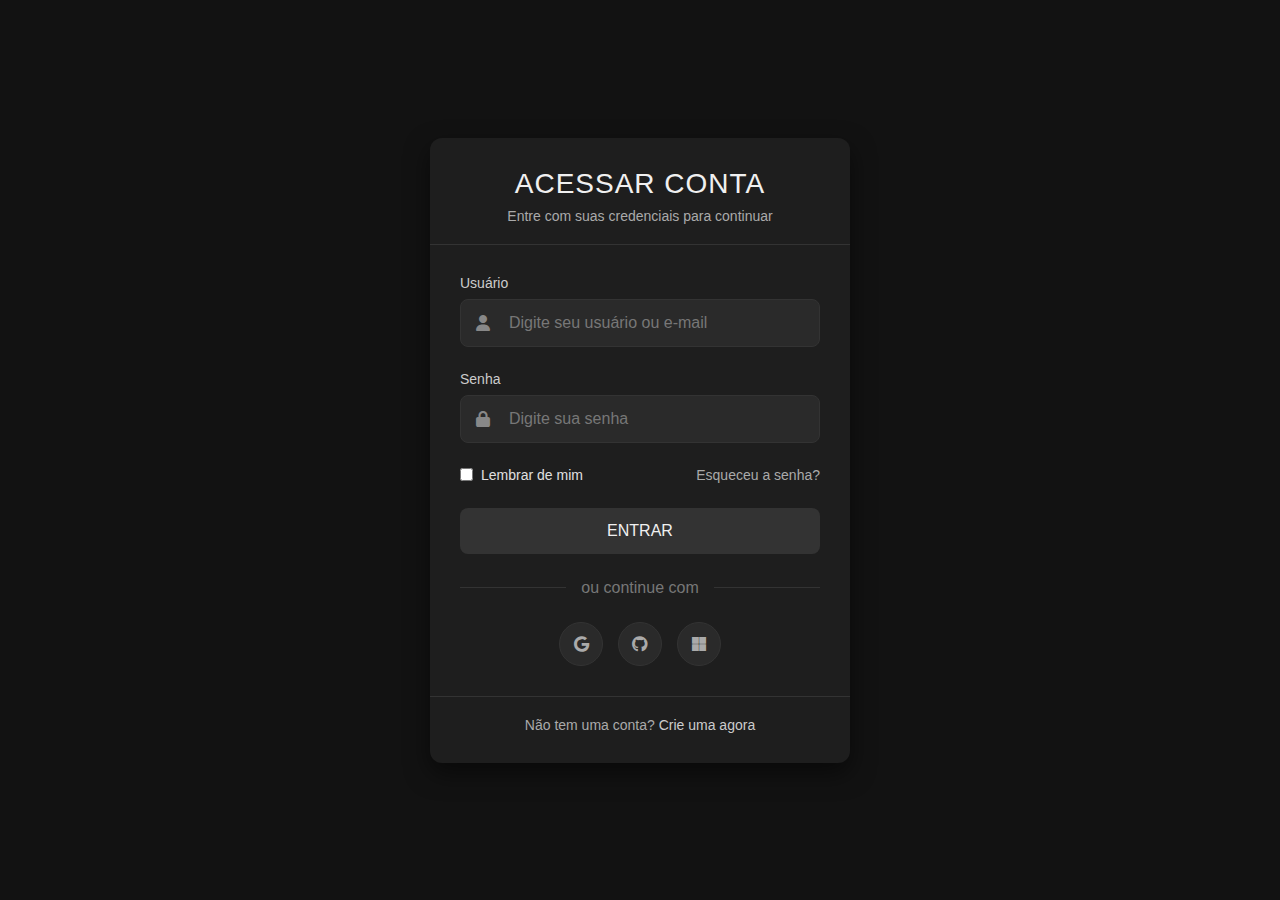
<file: index.html>
<!DOCTYPE html>
<html lang="pt-br">
<head>
    <meta charset="UTF-8">
    <meta name="viewport" content="width=device-width, initial-scale=1.0">
    <title>Login Minimalista</title>
    <link rel="stylesheet" href="https://cdnjs.cloudflare.com/ajax/libs/font-awesome/6.4.0/css/all.min.css">
    <style>
        * {
            margin: 0;
            padding: 0;
            box-sizing: border-box;
            font-family: 'Segoe UI', Tahoma, Geneva, Verdana, sans-serif;
        }
        
        body {
            background-color: #121212;
            color: #e0e0e0;
            display: flex;
            justify-content: center;
            align-items: center;
            min-height: 100vh;
            padding: 20px;
        }
        
        .login-container {
            width: 100%;
            max-width: 420px;
            background-color: #1e1e1e;
            border-radius: 12px;
            box-shadow: 0 10px 25px rgba(0, 0, 0, 0.5);
            overflow: hidden;
        }
        
        .login-header {
            padding: 30px 30px 20px;
            text-align: center;
            border-bottom: 1px solid #333;
        }
        
        .login-header h1 {
            font-size: 28px;
            font-weight: 300;
            letter-spacing: 1px;
            color: #f0f0f0;
        }
        
        .login-header p {
            margin-top: 8px;
            font-size: 14px;
            color: #aaa;
        }
        
        .login-form {
            padding: 30px;
        }
        
        .form-group {
            margin-bottom: 24px;
            position: relative;
        }
        
        .form-group label {
            display: block;
            margin-bottom: 8px;
            font-size: 14px;
            font-weight: 500;
            color: #ccc;
        }
        
        .input-with-icon {
            position: relative;
        }
        
        .input-with-icon i {
            position: absolute;
            left: 16px;
            top: 50%;
            transform: translateY(-50%);
            color: #888;
            font-size: 16px;
        }
        
        .form-control {
            width: 100%;
            padding: 14px 14px 14px 48px;
            background-color: #2a2a2a;
            border: 1px solid #333;
            border-radius: 8px;
            color: #e0e0e0;
            font-size: 16px;
            transition: all 0.3s ease;
        }
        
        .form-control:focus {
            outline: none;
            border-color: #555;
            box-shadow: 0 0 0 2px rgba(100, 100, 100, 0.2);
        }
        
        .form-control::placeholder {
            color: #777;
        }
        
        .remember-forgot {
            display: flex;
            justify-content: space-between;
            align-items: center;
            margin-bottom: 25px;
            font-size: 14px;
        }
        
        .remember-me {
            display: flex;
            align-items: center;
        }
        
        .remember-me input {
            margin-right: 8px;
            accent-color: #666;
        }
        
        .forgot-password {
            color: #aaa;
            text-decoration: none;
            transition: color 0.3s;
        }
        
        .forgot-password:hover {
            color: #ddd;
            text-decoration: underline;
        }
        
        .btn-login {
            width: 100%;
            padding: 14px;
            background-color: #333;
            color: #f0f0f0;
            border: none;
            border-radius: 8px;
            font-size: 16px;
            font-weight: 500;
            cursor: pointer;
            transition: all 0.3s ease;
        }
        
        .btn-login:hover {
            background-color: #444;
            transform: translateY(-2px);
            box-shadow: 0 5px 15px rgba(0, 0, 0, 0.3);
        }
        
        .btn-login:active {
            transform: translateY(0);
        }
        
        .login-footer {
            padding: 20px 30px 30px;
            text-align: center;
            border-top: 1px solid #333;
            font-size: 14px;
            color: #aaa;
        }
        
        .login-footer a {
            color: #ccc;
            text-decoration: none;
            font-weight: 500;
            transition: color 0.3s;
        }
        
        .login-footer a:hover {
            color: #fff;
        }
        
        .divider {
            display: flex;
            align-items: center;
            margin: 25px 0;
            color: #777;
        }
        
        .divider::before, .divider::after {
            content: '';
            flex: 1;
            height: 1px;
            background-color: #333;
        }
        
        .divider span {
            padding: 0 15px;
        }
        
        .social-login {
            display: flex;
            justify-content: center;
            gap: 15px;
            margin-top: 20px;
        }
        
        .social-btn {
            width: 44px;
            height: 44px;
            border-radius: 50%;
            background-color: #2a2a2a;
            border: 1px solid #333;
            color: #aaa;
            display: flex;
            align-items: center;
            justify-content: center;
            cursor: pointer;
            transition: all 0.3s;
        }
        
        .social-btn:hover {
            background-color: #333;
            color: #ddd;
            transform: translateY(-2px);
        }
        
        @media (max-width: 480px) {
            .login-container {
                max-width: 100%;
            }
            
            .login-form {
                padding: 25px 20px;
            }
            
            .remember-forgot {
                flex-direction: column;
                align-items: flex-start;
                gap: 10px;
            }
        }
    </style>
</head>
<body>
    <div class="login-container">
        <div class="login-header">
            <h1>ACESSAR CONTA</h1>
            <p>Entre com suas credenciais para continuar</p>
        </div>
        
        <form class="login-form" id="loginForm">
            <div class="form-group">
                <label for="username">Usuário</label>
                <div class="input-with-icon">
                    <i class="fas fa-user"></i>
                    <input type="text" id="username" class="form-control" placeholder="Digite seu usuário ou e-mail" required>
                </div>
            </div>
            
            <div class="form-group">
                <label for="password">Senha</label>
                <div class="input-with-icon">
                    <i class="fas fa-lock"></i>
                    <input type="password" id="password" class="form-control" placeholder="Digite sua senha" required>
                </div>
            </div>
            
            <div class="remember-forgot">
                <div class="remember-me">
                    <input type="checkbox" id="remember">
                    <label for="remember">Lembrar de mim</label>
                </div>
                <a href="#" class="forgot-password">Esqueceu a senha?</a>
            </div>
            
            <button type="submit" class="btn-login">ENTRAR</button>
            
            <div class="divider">
                <span>ou continue com</span>
            </div>
            
            <div class="social-login">
                <div class="social-btn">
                    <i class="fab fa-google"></i>
                </div>
                <div class="social-btn">
                    <i class="fab fa-github"></i>
                </div>
                <div class="social-btn">
                    <i class="fab fa-microsoft"></i>
                </div>
            </div>
        </form>
        
        <div class="login-footer">
            Não tem uma conta? <a href="#">Crie uma agora</a>
        </div>
    </div>
    
    <script>
        document.getElementById('loginForm').addEventListener('submit', function(e) {
            e.preventDefault();
            
            const username = document.getElementById('username').value;
            const password = document.getElementById('password').value;
            
            // Simulação de validação de login
            if(username && password) {
                // Simulação de loading
                const loginBtn = document.querySelector('.btn-login');
                const originalText = loginBtn.textContent;
                loginBtn.innerHTML = '<i class="fas fa-spinner fa-spin"></i> AUTENTICANDO...';
                loginBtn.disabled = true;
                
                // Simulação de requisição de login
                setTimeout(() => {
                    alert(`Login realizado com sucesso!\nBem-vindo(a), ${username}!`);
                    loginBtn.textContent = originalText;
                    loginBtn.disabled = false;
                    
                    // Limpar formulário após login bem-sucedido
                    document.getElementById('loginForm').reset();
                }, 1500);
            } else {
                alert('Por favor, preencha todos os campos!');
            }
        });
        
        // Adicionar efeito visual nos campos quando focados
        const formControls = document.querySelectorAll('.form-control');
        formControls.forEach(control => {
            control.addEventListener('focus', function() {
                this.parentElement.querySelector('i').style.color = '#ccc';
            });
            
            control.addEventListener('blur', function() {
                if(!this.value) {
                    this.parentElement.querySelector('i').style.color = '#888';
                }
            });
        });
    </script>
</body>
</html>
</file>
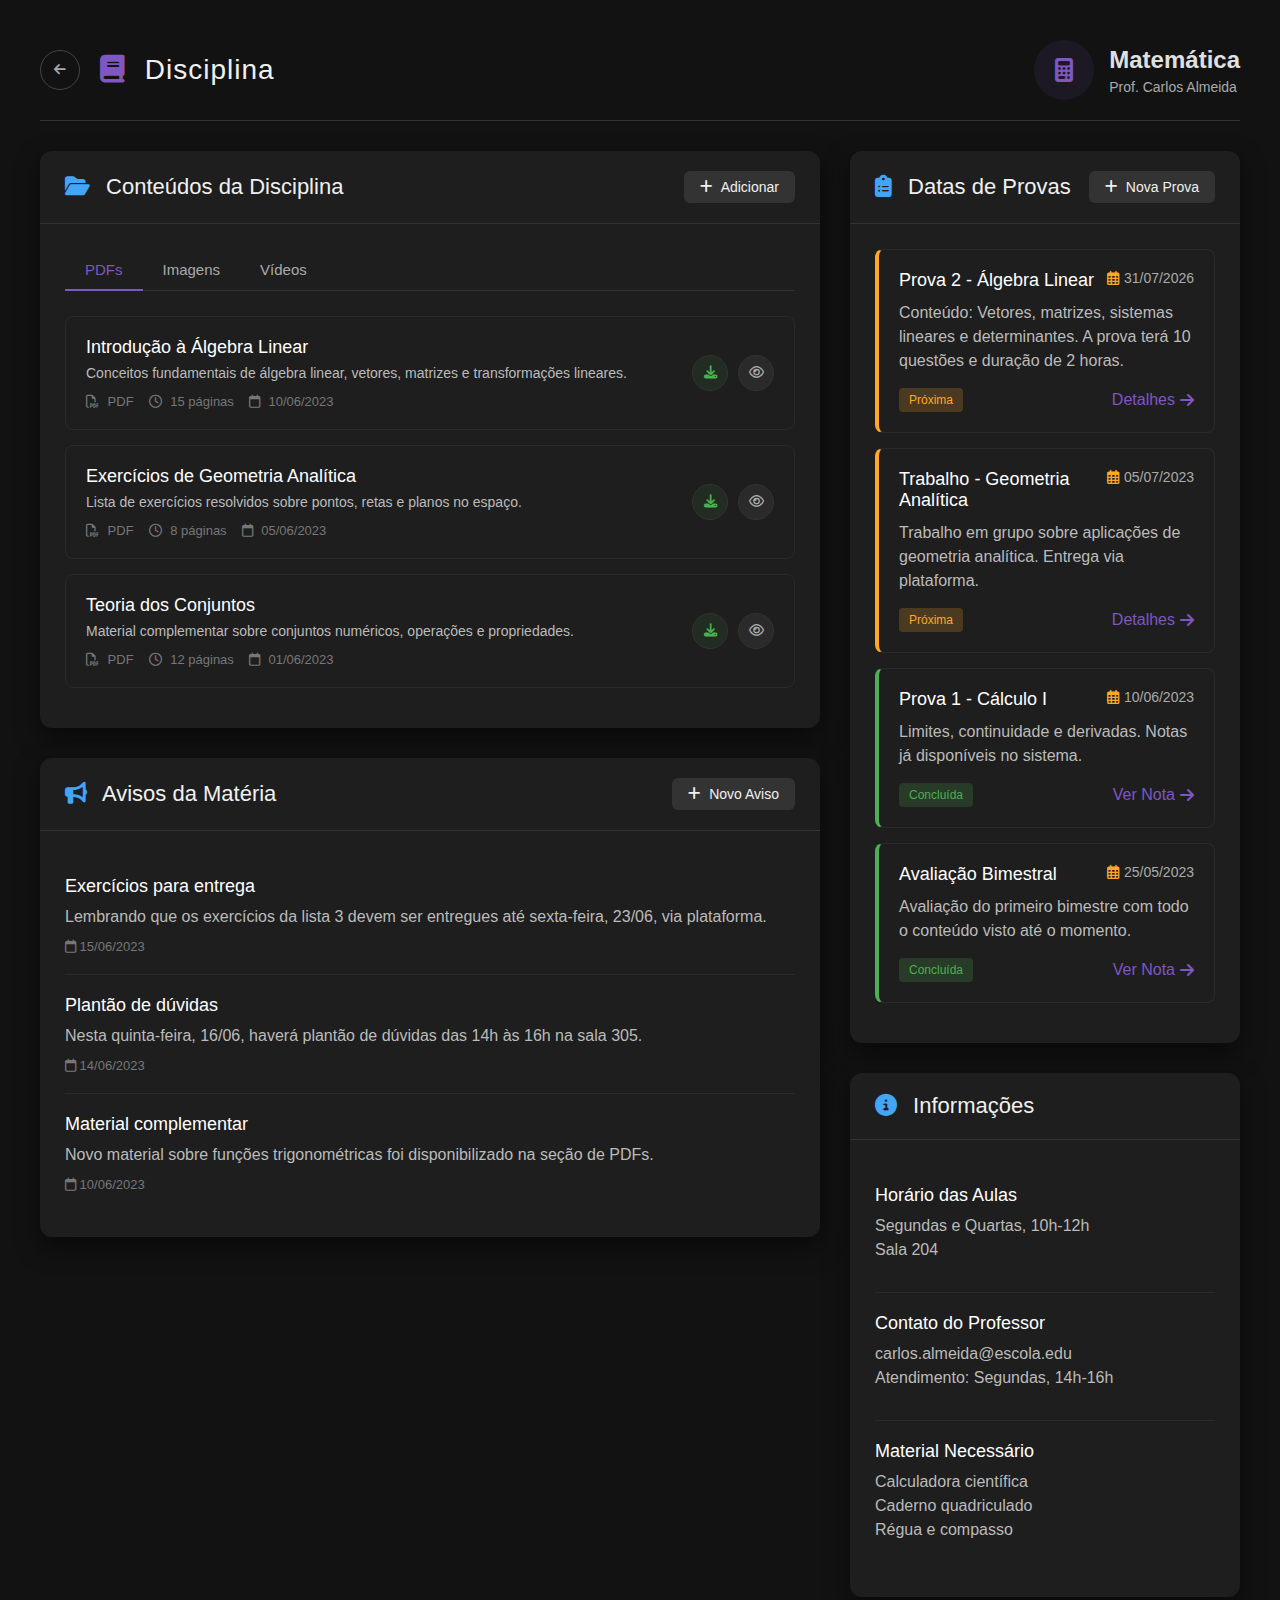
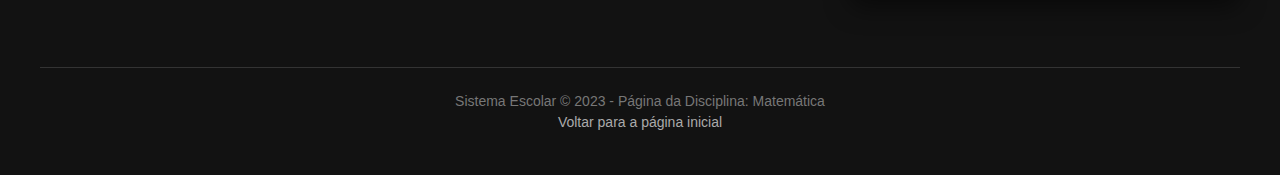
<file: pages/dic.html>
<!DOCTYPE html>
<html lang="pt-BR">
<head>
    <meta charset="UTF-8">
    <meta name="viewport" content="width=device-width, initial-scale=1.0">
    <title>Matemática - Sistema Escolar</title>
    <link rel="stylesheet" href="https://cdnjs.cloudflare.com/ajax/libs/font-awesome/6.4.0/css/all.min.css">
   <link rel="stylesheet" href="/css/dic.css">
</head>
<body>
    <div class="container">
        <!-- Cabeçalho -->
        <header class="header">
            <div class="header-left">
                <button class="back-btn" onclick="window.history.back()">
                    <i class="fas fa-arrow-left"></i>
                </button>
                <h1><i class="fas fa-book"></i> Disciplina</h1>
            </div>
            
            <div class="subject-info">
                <div class="subject-icon-large">
                    <i class="fas fa-calculator"></i>
                </div>
                <div class="subject-details">
                    <h2>Matemática</h2>
                    <div class="subject-teacher">Prof. Carlos Almeida</div>
                </div>
            </div>
        </header>
        
        <!-- Conteúdo Principal -->
        <main class="main-content">
            <!-- Coluna Esquerda: Conteúdos e Avisos -->
            <div class="left-column">
                <!-- Quadro de Conteúdos -->
                <section class="content-board">
                    <div class="board-header">
                        <h2><i class="fas fa-folder-open"></i> Conteúdos da Disciplina</h2>
                        <button class="add-btn">
                            <i class="fas fa-plus"></i> Adicionar
                        </button>
                    </div>
                    <div class="board-content">
                        <!-- Tabs de conteúdo -->
                        <div class="content-tabs">
                            <button class="tab-btn active" data-tab="pdf">PDFs</button>
                            <button class="tab-btn" data-tab="images">Imagens</button>
                            <button class="tab-btn" data-tab="videos">Vídeos</button>
                        </div>
                        
                        <!-- Conteúdo PDF -->
                        <div class="tab-content active" id="pdf-content">
                            <ul class="content-list">
                                <li class="content-item">
                                    <div class="content-info">
                                        <div class="content-title">Introdução à Álgebra Linear</div>
                                        <div class="content-description">Conceitos fundamentais de álgebra linear, vetores, matrizes e transformações lineares.</div>
                                        <div class="content-meta">
                                            <span><i class="far fa-file-pdf"></i> PDF</span>
                                            <span><i class="far fa-clock"></i> 15 páginas</span>
                                            <span><i class="far fa-calendar"></i> 10/06/2023</span>
                                        </div>
                                    </div>
                                    <div class="content-actions">
                                        <button class="action-btn download" title="Download">
                                            <i class="fas fa-download"></i>
                                        </button>
                                        <button class="action-btn" title="Visualizar">
                                            <i class="far fa-eye"></i>
                                        </button>
                                    </div>
                                </li>
                                
                                <li class="content-item">
                                    <div class="content-info">
                                        <div class="content-title">Exercícios de Geometria Analítica</div>
                                        <div class="content-description">Lista de exercícios resolvidos sobre pontos, retas e planos no espaço.</div>
                                        <div class="content-meta">
                                            <span><i class="far fa-file-pdf"></i> PDF</span>
                                            <span><i class="far fa-clock"></i> 8 páginas</span>
                                            <span><i class="far fa-calendar"></i> 05/06/2023</span>
                                        </div>
                                    </div>
                                    <div class="content-actions">
                                        <button class="action-btn download" title="Download">
                                            <i class="fas fa-download"></i>
                                        </button>
                                        <button class="action-btn" title="Visualizar">
                                            <i class="far fa-eye"></i>
                                        </button>
                                    </div>
                                </li>
                                
                                <li class="content-item">
                                    <div class="content-info">
                                        <div class="content-title">Teoria dos Conjuntos</div>
                                        <div class="content-description">Material complementar sobre conjuntos numéricos, operações e propriedades.</div>
                                        <div class="content-meta">
                                            <span><i class="far fa-file-pdf"></i> PDF</span>
                                            <span><i class="far fa-clock"></i> 12 páginas</span>
                                            <span><i class="far fa-calendar"></i> 01/06/2023</span>
                                        </div>
                                    </div>
                                    <div class="content-actions">
                                        <button class="action-btn download" title="Download">
                                            <i class="fas fa-download"></i>
                                        </button>
                                        <button class="action-btn" title="Visualizar">
                                            <i class="far fa-eye"></i>
                                        </button>
                                    </div>
                                </li>
                            </ul>
                        </div>
                        
                        <!-- Conteúdo Imagens -->
                        <div class="tab-content" id="images-content">
                            <ul class="content-list">
                                <li class="content-item">
                                    <div class="content-info">
                                        <div class="content-title">Gráficos de Funções</div>
                                        <div class="content-description">Imagens com gráficos de funções lineares, quadráticas e exponenciais.</div>
                                        <div class="content-meta">
                                            <span><i class="far fa-image"></i> Imagem</span>
                                            <span><i class="fas fa-layer-group"></i> 5 imagens</span>
                                            <span><i class="far fa-calendar"></i> 08/06/2023</span>
                                        </div>
                                    </div>
                                    <div class="content-actions">
                                        <button class="action-btn download" title="Download">
                                            <i class="fas fa-download"></i>
                                        </button>
                                        <button class="action-btn" title="Visualizar">
                                            <i class="far fa-eye"></i>
                                        </button>
                                    </div>
                                </li>
                                
                                <li class="content-item">
                                    <div class="content-info">
                                        <div class="content-title">Diagramas Matemáticos</div>
                                        <div class="content-description">Diagramas de Venn, fluxogramas e representações geométricas.</div>
                                        <div class="content-meta">
                                            <span><i class="far fa-image"></i> Imagem</span>
                                            <span><i class="fas fa-layer-group"></i> 3 imagens</span>
                                            <span><i class="far fa-calendar"></i> 03/06/2023</span>
                                        </div>
                                    </div>
                                    <div class="content-actions">
                                        <button class="action-btn download" title="Download">
                                            <i class="fas fa-download"></i>
                                        </button>
                                        <button class="action-btn" title="Visualizar">
                                            <i class="far fa-eye"></i>
                                        </button>
                                    </div>
                                </li>
                            </ul>
                        </div>
                        
                        <!-- Conteúdo Vídeos -->
                        <div class="tab-content" id="videos-content">
                            <ul class="content-list">
                                <li class="content-item">
                                    <div class="content-info">
                                        <div class="content-title">Resolução de Equações Quadráticas</div>
                                        <div class="content-description">Vídeo aula sobre métodos de resolução de equações do segundo grau.</div>
                                        <div class="content-meta">
                                            <span><i class="fas fa-video"></i> Vídeo</span>
                                            <span><i class="far fa-clock"></i> 25 min</span>
                                            <span><i class="far fa-calendar"></i> 12/06/2023</span>
                                        </div>
                                    </div>
                                    <div class="content-actions">
                                        <button class="action-btn play" title="Assistir">
                                            <i class="fas fa-play"></i>
                                        </button>
                                        <button class="action-btn download" title="Download">
                                            <i class="fas fa-download"></i>
                                        </button>
                                    </div>
                                </li>
                                
                                <li class="content-item">
                                    <div class="content-info">
                                        <div class="content-title">Introdução às Derivadas</div>
                                        <div class="content-description">Conceito de derivada, interpretação geométrica e exemplos.</div>
                                        <div class="content-meta">
                                            <span><i class="fas fa-video"></i> Vídeo</span>
                                            <span><i class="far fa-clock"></i> 32 min</span>
                                            <span><i class="far fa-calendar"></i> 05/06/2023</span>
                                        </div>
                                    </div>
                                    <div class="content-actions">
                                        <button class="action-btn play" title="Assistir">
                                            <i class="fas fa-play"></i>
                                        </button>
                                        <button class="action-btn download" title="Download">
                                            <i class="fas fa-download"></i>
                                        </button>
                                    </div>
                                </li>
                            </ul>
                        </div>
                    </div>
                </section>
                
                <!-- Avisos da Matéria -->
                <section class="notices-board">
                    <div class="board-header">
                        <h2><i class="fas fa-bullhorn"></i> Avisos da Matéria</h2>
                        <button class="add-btn">
                            <i class="fas fa-plus"></i> Novo Aviso
                        </button>
                    </div>
                    <div class="board-content">
                        <div class="notice-item">
                            <div class="notice-title">Exercícios para entrega</div>
                            <p class="notice-text">Lembrando que os exercícios da lista 3 devem ser entregues até sexta-feira, 23/06, via plataforma.</p>
                            <div class="notice-date"><i class="far fa-calendar"></i> 15/06/2023</div>
                        </div>
                        
                        <div class="notice-item">
                            <div class="notice-title">Plantão de dúvidas</div>
                            <p class="notice-text">Nesta quinta-feira, 16/06, haverá plantão de dúvidas das 14h às 16h na sala 305.</p>
                            <div class="notice-date"><i class="far fa-calendar"></i> 14/06/2023</div>
                        </div>
                        
                        <div class="notice-item">
                            <div class="notice-title">Material complementar</div>
                            <p class="notice-text">Novo material sobre funções trigonométricas foi disponibilizado na seção de PDFs.</p>
                            <div class="notice-date"><i class="far fa-calendar"></i> 10/06/2023</div>
                        </div>
                    </div>
                </section>
            </div>
            
            <!-- Coluna Direita: Provas -->
            <div class="right-column">
                <!-- Quadro de Provas -->
                <section class="exams-board">
                    <div class="board-header">
                        <h2><i class="fas fa-clipboard-list"></i> Datas de Provas</h2>
                        <button class="add-btn">
                            <i class="fas fa-plus"></i> Nova Prova
                        </button>
                    </div>
                    <div class="board-content">
                        <ul class="exams-list">
                            <li class="exam-item upcoming">
                                <div class="exam-header">
                                    <div class="exam-title">Prova 2 - Álgebra Linear</div>
                                    <div class="exam-date">
                                        <i class="far fa-calendar-alt"></i> 28/06/2023
                                    </div>
                                </div>
                                <div class="exam-description">
                                    Conteúdo: Vetores, matrizes, sistemas lineares e determinantes. A prova terá 10 questões e duração de 2 horas.
                                </div>
                                <div class="exam-actions">
                                    <div class="exam-status status-upcoming">Próxima</div>
                                    <a href="#" class="exam-link">
                                        Detalhes <i class="fas fa-arrow-right"></i>
                                    </a>
                                </div>
                            </li>
                            
                            <li class="exam-item upcoming">
                                <div class="exam-header">
                                    <div class="exam-title">Trabalho - Geometria Analítica</div>
                                    <div class="exam-date">
                                        <i class="far fa-calendar-alt"></i> 05/07/2023
                                    </div>
                                </div>
                                <div class="exam-description">
                                    Trabalho em grupo sobre aplicações de geometria analítica. Entrega via plataforma.
                                </div>
                                <div class="exam-actions">
                                    <div class="exam-status status-upcoming">Próxima</div>
                                    <a href="#" class="exam-link">
                                        Detalhes <i class="fas fa-arrow-right"></i>
                                    </a>
                                </div>
                            </li>
                            
                            <li class="exam-item completed">
                                <div class="exam-header">
                                    <div class="exam-title">Prova 1 - Cálculo I</div>
                                    <div class="exam-date">
                                        <i class="far fa-calendar-alt"></i> 10/06/2023
                                    </div>
                                </div>
                                <div class="exam-description">
                                    Limites, continuidade e derivadas. Notas já disponíveis no sistema.
                                </div>
                                <div class="exam-actions">
                                    <div class="exam-status status-completed">Concluída</div>
                                    <a href="#" class="exam-link">
                                        Ver Nota <i class="fas fa-arrow-right"></i>
                                    </a>
                                </div>
                            </li>
                            
                            <li class="exam-item completed">
                                <div class="exam-header">
                                    <div class="exam-title">Avaliação Bimestral</div>
                                    <div class="exam-date">
                                        <i class="far fa-calendar-alt"></i> 25/05/2023
                                    </div>
                                </div>
                                <div class="exam-description">
                                    Avaliação do primeiro bimestre com todo o conteúdo visto até o momento.
                                </div>
                                <div class="exam-actions">
                                    <div class="exam-status status-completed">Concluída</div>
                                    <a href="#" class="exam-link">
                                        Ver Nota <i class="fas fa-arrow-right"></i>
                                    </a>
                                </div>
                            </li>
                        </ul>
                    </div>
                </section>
                
                <!-- Informações da Disciplina -->
                <section class="content-board">
                    <div class="board-header">
                        <h2><i class="fas fa-info-circle"></i> Informações</h2>
                    </div>
                    <div class="board-content">
                        <div class="notice-item">
                            <div class="notice-title">Horário das Aulas</div>
                            <p class="notice-text">Segundas e Quartas, 10h-12h<br>Sala 204</p>
                        </div>
                        
                        <div class="notice-item">
                            <div class="notice-title">Contato do Professor</div>
                            <p class="notice-text">carlos.almeida@escola.edu<br>Atendimento: Segundas, 14h-16h</p>
                        </div>
                        
                        <div class="notice-item">
                            <div class="notice-title">Material Necessário</div>
                            <p class="notice-text">Calculadora científica<br>Caderno quadriculado<br>Régua e compasso</p>
                        </div>
                    </div>
                </section>
            </div>
        </main>
        
        <!-- Rodapé -->
        <footer class="footer">
            <p>Sistema Escolar &copy; 2023 - Página da Disciplina: Matemática</p>
            <p style="margin-top: 5px;"><a href="index.html">Voltar para a página inicial</a></p>
        </footer>
    </div>

    <script src="/js/dic.js">
    </script>
</body>
</html>
</file>
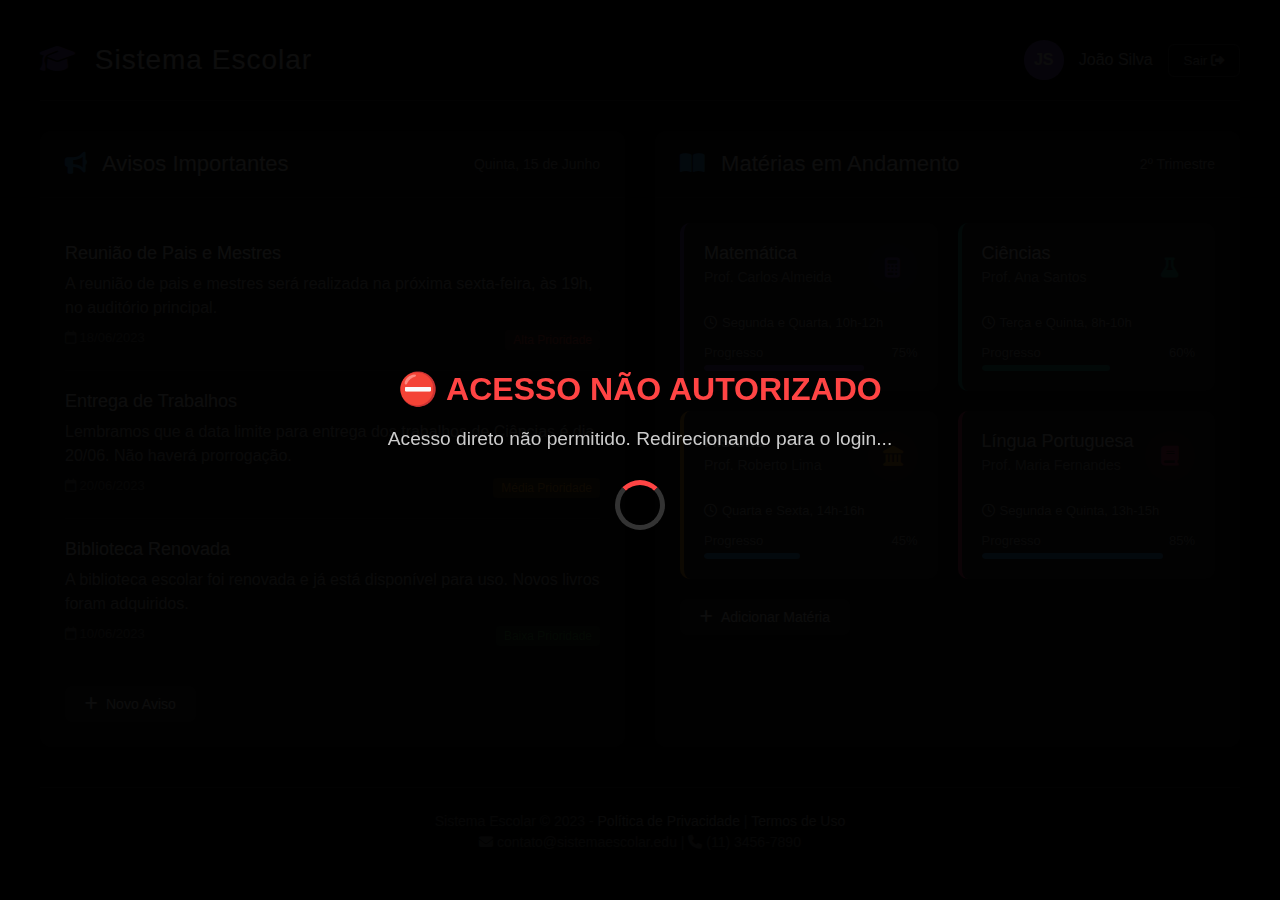
<file: pages/home.html>
<!DOCTYPE html>
<html lang="pt-BR">
<head>
    <meta charset="UTF-8">
    <meta name="viewport" content="width=device-width, initial-scale=1.0">
    <title>Sistema Escolar - Página Inicial</title>
    <link rel="stylesheet" href="https://cdnjs.cloudflare.com/ajax/libs/font-awesome/6.4.0/css/all.min.css">
    <link rel="stylesheet" href="/css/home.css">
</head>
<body>
    <div class="container">
        <!-- Cabeçalho -->
        <header class="header">
            <h1><i class="fas fa-graduation-cap"></i> Sistema Escolar</h1>
            <div class="user-info">
                <div class="user-avatar">JS</div>
                <div class="user-name">João Silva</div>
                <button class="logout-btn">Sair <i class="fas fa-sign-out-alt"></i></button>
            </div>
        </header>
        
        <!-- Conteúdo Principal -->
        <main class="main-content">
            <!-- Quadro de Avisos -->
            <section class="announcement-board">
                <div class="board-header">
                    <h2><i class="fas fa-bullhorn"></i> Avisos Importantes</h2>
                    <div class="date">Quinta, 15 de Junho</div>
                </div>
                <div class="board-content">
                    <ul class="announcements-list">
                        <li class="announcement-item">
                            <div class="announcement-title">Reunião de Pais e Mestres</div>
                            <p class="announcement-text">A reunião de pais e mestres será realizada na próxima sexta-feira, às 19h, no auditório principal.</p>
                            <div class="announcement-meta">
                                <div><i class="far fa-calendar"></i> 18/06/2023</div>
                                <div class="announcement-priority priority-high">Alta Prioridade</div>
                            </div>
                        </li>
                        <li class="announcement-item">
                            <div class="announcement-title">Entrega de Trabalhos</div>
                            <p class="announcement-text">Lembramos que a data limite para entrega dos trabalhos de Ciências é dia 20/06. Não haverá prorrogação.</p>
                            <div class="announcement-meta">
                                <div><i class="far fa-calendar"></i> 20/06/2023</div>
                                <div class="announcement-priority priority-medium">Média Prioridade</div>
                            </div>
                        </li>
                        <li class="announcement-item">
                            <div class="announcement-title">Biblioteca Renovada</div>
                            <p class="announcement-text">A biblioteca escolar foi renovada e já está disponível para uso. Novos livros foram adquiridos.</p>
                            <div class="announcement-meta">
                                <div><i class="far fa-calendar"></i> 10/06/2023</div>
                                <div class="announcement-priority priority-low">Baixa Prioridade</div>
                            </div>
                        </li>
                    </ul>
                    <button class="add-btn" style="margin-top: 20px;">
                        <i class="fas fa-plus"></i> Novo Aviso
                    </button>
                </div>
            </section>
            
            <!-- Matérias Estudadas -->
            <section class="subjects-board">
                <div class="board-header">
                    <h2><i class="fas fa-book-open"></i> Matérias em Andamento</h2>
                    <div class="date">2º Trimestre</div>
                </div>
                <div class="board-content">
                    <div class="subjects-grid">
                        <div class="subject-card math">
                            <div class="subject-header">
                                <div>
                                    <div class="subject-title">Matemática</div>
                                    <div class="subject-teacher">Prof. Carlos Almeida</div>
                                </div>
                                <div class="subject-icon">
                                    <i class="fas fa-calculator"></i>
                                </div>
                            </div>
                            <div class="subject-schedule">
                                <i class="far fa-clock"></i> Segunda e Quarta, 10h-12h
                            </div>
                            <div class="subject-progress">
                                <div class="progress-label">
                                    <span>Progresso</span>
                                    <span>75%</span>
                                </div>
                                <div class="progress-bar">
                                    <div class="progress-fill" style="width: 75%;"></div>
                                </div>
                            </div>
                        </div>
                        
                        <div class="subject-card science">
                            <div class="subject-header">
                                <div>
                                    <div class="subject-title">Ciências</div>
                                    <div class="subject-teacher">Prof. Ana Santos</div>
                                </div>
                                <div class="subject-icon">
                                    <i class="fas fa-flask"></i>
                                </div>
                            </div>
                            <div class="subject-schedule">
                                <i class="far fa-clock"></i> Terça e Quinta, 8h-10h
                            </div>
                            <div class="subject-progress">
                                <div class="progress-label">
                                    <span>Progresso</span>
                                    <span>60%</span>
                                </div>
                                <div class="progress-bar">
                                    <div class="progress-fill" style="width: 60%;"></div>
                                </div>
                            </div>
                        </div>
                        
                        <div class="subject-card history">
                            <div class="subject-header">
                                <div>
                                    <div class="subject-title">História</div>
                                    <div class="subject-teacher">Prof. Roberto Lima</div>
                                </div>
                                <div class="subject-icon">
                                    <i class="fas fa-landmark"></i>
                                </div>
                            </div>
                            <div class="subject-schedule">
                                <i class="far fa-clock"></i> Quarta e Sexta, 14h-16h
                            </div>
                            <div class="subject-progress">
                                <div class="progress-label">
                                    <span>Progresso</span>
                                    <span>45%</span>
                                </div>
                                <div class="progress-bar">
                                    <div class="progress-fill" style="width: 45%;"></div>
                                </div>
                            </div>
                        </div>
                        
                        <div class="subject-card language">
                            <div class="subject-header">
                                <div>
                                    <div class="subject-title">Língua Portuguesa</div>
                                    <div class="subject-teacher">Prof. Maria Fernandes</div>
                                </div>
                                <div class="subject-icon">
                                    <i class="fas fa-book"></i>
                                </div>
                            </div>
                            <div class="subject-schedule">
                                <i class="far fa-clock"></i> Segunda e Quinta, 13h-15h
                            </div>
                            <div class="subject-progress">
                                <div class="progress-label">
                                    <span>Progresso</span>
                                    <span>85%</span>
                                </div>
                                <div class="progress-bar">
                                    <div class="progress-fill" style="width: 85%;"></div>
                                </div>
                            </div>
                        </div>
                    </div>
                    <button class="add-btn" style="margin-top: 20px;">
                        <i class="fas fa-plus"></i> Adicionar Matéria
                    </button>
                </div>
            </section>
        </main>
        
        <!-- Rodapé -->
        <footer class="footer">
            <p>Sistema Escolar &copy; 2023 - <a href="#">Política de Privacidade</a> | <a href="#">Termos de Uso</a></p>
            <p style="margin-top: 5px;"><i class="fas fa-envelope"></i> contato@sistemaescolar.edu | <i class="fas fa-phone"></i> (11) 3456-7890</p>
        </footer>
    </div>

    <script src="/js/home.js">
    </script>
</body>
</html>
</file>
<file: css/dic.css>
* {
            margin: 0;
            padding: 0;
            box-sizing: border-box;
            font-family: 'Segoe UI', Tahoma, Geneva, Verdana, sans-serif;
        }
        
        body {
            background-color: #121212;
            color: #e0e0e0;
            min-height: 100vh;
            padding: 20px;
        }
        
        .container {
            max-width: 1200px;
            margin: 0 auto;
        }
        
        /* Cabeçalho */
        .header {
            display: flex;
            justify-content: space-between;
            align-items: center;
            padding: 20px 0;
            border-bottom: 1px solid #333;
            margin-bottom: 30px;
        }
        
        .header-left {
            display: flex;
            align-items: center;
            gap: 20px;
        }
        
        .back-btn {
            background-color: transparent;
            border: 1px solid #444;
            color: #aaa;
            width: 40px;
            height: 40px;
            border-radius: 50%;
            cursor: pointer;
            transition: all 0.3s;
            display: flex;
            align-items: center;
            justify-content: center;
        }
        
        .back-btn:hover {
            background-color: #333;
            color: #ddd;
        }
        
        .header h1 {
            font-size: 28px;
            font-weight: 300;
            letter-spacing: 1px;
            color: #f0f0f0;
        }
        
        .header h1 i {
            color: #7e57c2;
            margin-right: 10px;
        }
        
        .subject-info {
            display: flex;
            align-items: center;
            gap: 15px;
        }
        
        .subject-icon-large {
            width: 60px;
            height: 60px;
            border-radius: 50%;
            background-color: rgba(126, 87, 194, 0.1);
            display: flex;
            align-items: center;
            justify-content: center;
            font-size: 24px;
            color: #7e57c2;
        }
        
        .subject-details {
            display: flex;
            flex-direction: column;
        }
        
        .subject-teacher {
            font-size: 14px;
            color: #aaa;
            margin-top: 5px;
        }
        
        /* Conteúdo principal */
        .main-content {
            display: grid;
            grid-template-columns: 2fr 1fr;
            gap: 30px;
            margin-bottom: 40px;
        }
        
        @media (max-width: 992px) {
            .main-content {
                grid-template-columns: 1fr;
            }
        }
        
        /* Quadro de Conteúdos */
        .content-board, .notices-board, .exams-board {
            background-color: #1e1e1e;
            border-radius: 12px;
            box-shadow: 0 10px 25px rgba(0, 0, 0, 0.5);
            overflow: hidden;
            margin-bottom: 30px;
        }
        
        .board-header {
            padding: 20px 25px;
            border-bottom: 1px solid #333;
            display: flex;
            justify-content: space-between;
            align-items: center;
        }
        
        .board-header h2 {
            font-size: 22px;
            font-weight: 300;
            color: #f0f0f0;
        }
        
        .board-header h2 i {
            margin-right: 10px;
            color: #42a5f5;
        }
        
        .add-btn {
            background-color: #333;
            color: #f0f0f0;
            border: none;
            padding: 8px 16px;
            border-radius: 6px;
            font-size: 14px;
            cursor: pointer;
            transition: all 0.3s;
            display: flex;
            align-items: center;
            gap: 8px;
        }
        
        .add-btn:hover {
            background-color: #444;
        }
        
        .board-content {
            padding: 25px;
        }
        
        /* Tabs de Conteúdo */
        .content-tabs {
            display: flex;
            border-bottom: 1px solid #333;
            margin-bottom: 25px;
        }
        
        .tab-btn {
            padding: 12px 20px;
            background-color: transparent;
            border: none;
            color: #aaa;
            font-size: 15px;
            cursor: pointer;
            transition: all 0.3s;
            position: relative;
        }
        
        .tab-btn.active {
            color: #7e57c2;
        }
        
        .tab-btn.active::after {
            content: '';
            position: absolute;
            bottom: -1px;
            left: 0;
            width: 100%;
            height: 2px;
            background-color: #7e57c2;
        }
        
        .tab-btn:hover:not(.active) {
            color: #ddd;
            background-color: rgba(255, 255, 255, 0.05);
        }
        
        .tab-content {
            display: none;
        }
        
        .tab-content.active {
            display: block;
        }
        
        /* Lista de Conteúdos */
        .content-list {
            list-style: none;
        }
        
        .content-item {
            padding: 20px;
            border: 1px solid #2a2a2a;
            border-radius: 8px;
            margin-bottom: 15px;
            display: flex;
            justify-content: space-between;
            align-items: center;
            transition: all 0.3s;
        }
        
        .content-item:hover {
            background-color: rgba(255, 255, 255, 0.05);
            border-color: #444;
        }
        
        .content-info {
            flex: 1;
        }
        
        .content-title {
            font-size: 18px;
            font-weight: 500;
            margin-bottom: 5px;
            color: #fff;
        }
        
        .content-description {
            color: #bbb;
            font-size: 14px;
            line-height: 1.5;
            margin-bottom: 10px;
        }
        
        .content-meta {
            display: flex;
            gap: 15px;
            font-size: 13px;
            color: #777;
        }
        
        .content-meta i {
            margin-right: 5px;
        }
        
        .content-actions {
            display: flex;
            gap: 10px;
        }
        
        .action-btn {
            width: 36px;
            height: 36px;
            border-radius: 50%;
            background-color: #2a2a2a;
            border: 1px solid #333;
            color: #aaa;
            display: flex;
            align-items: center;
            justify-content: center;
            cursor: pointer;
            transition: all 0.3s;
        }
        
        .action-btn:hover {
            background-color: #333;
            color: #ddd;
        }
        
        .action-btn.download {
            background-color: rgba(76, 175, 80, 0.1);
            color: #4caf50;
        }
        
        .action-btn.play {
            background-color: rgba(239, 83, 80, 0.1);
            color: #ef5350;
        }
        
        /* Avisos da Matéria */
        .notice-item {
            padding: 20px 0;
            border-bottom: 1px solid #2a2a2a;
        }
        
        .notice-item:last-child {
            border-bottom: none;
        }
        
        .notice-title {
            font-size: 18px;
            font-weight: 500;
            margin-bottom: 8px;
            color: #fff;
        }
        
        .notice-text {
            color: #bbb;
            line-height: 1.5;
            margin-bottom: 10px;
        }
        
        .notice-date {
            font-size: 13px;
            color: #777;
        }
        
        /* Quadro de Provas */
        .exams-list {
            list-style: none;
        }
        
        .exam-item {
            padding: 20px;
            border: 1px solid #2a2a2a;
            border-radius: 8px;
            margin-bottom: 15px;
            transition: all 0.3s;
        }
        
        .exam-item:hover {
            background-color: rgba(255, 255, 255, 0.05);
            border-color: #444;
        }
        
        .exam-item.upcoming {
            border-left: 4px solid #ffa726;
        }
        
        .exam-item.completed {
            border-left: 4px solid #4caf50;
        }
        
        .exam-header {
            display: flex;
            justify-content: space-between;
            align-items: flex-start;
            margin-bottom: 10px;
        }
        
        .exam-title {
            font-size: 18px;
            font-weight: 500;
            color: #fff;
        }
        
        .exam-date {
            font-size: 14px;
            color: #aaa;
            display: flex;
            align-items: center;
            gap: 5px;
        }
        
        .exam-date i {
            color: #ffa726;
        }
        
        .exam-description {
            color: #bbb;
            line-height: 1.5;
            margin-bottom: 15px;
        }
        
        .exam-actions {
            display: flex;
            justify-content: space-between;
            align-items: center;
        }
        
        .exam-status {
            padding: 5px 10px;
            border-radius: 4px;
            font-size: 12px;
            font-weight: 500;
        }
        
        .status-upcoming {
            background-color: rgba(255, 167, 38, 0.2);
            color: #ffa726;
        }
        
        .status-completed {
            background-color: rgba(76, 175, 80, 0.2);
            color: #4caf50;
        }
        
        .exam-link {
            color: #7e57c2;
            text-decoration: none;
            font-weight: 500;
            transition: color 0.3s;
            display: flex;
            align-items: center;
            gap: 5px;
        }
        
        .exam-link:hover {
            color: #9575cd;
            text-decoration: underline;
        }
        
        /* Rodapé */
        .footer {
            text-align: center;
            padding: 25px 0;
            border-top: 1px solid #333;
            color: #777;
            font-size: 14px;
        }
        
        .footer a {
            color: #aaa;
            text-decoration: none;
            transition: color 0.3s;
        }
        
        .footer a:hover {
            color: #ddd;
        }
        
        /* Sem Conteúdo */
        .empty-state {
            text-align: center;
            padding: 40px 20px;
            color: #777;
        }
        
        .empty-state i {
            font-size: 48px;
            margin-bottom: 15px;
            color: #444;
        }
        
        .empty-state p {
            font-size: 16px;
            margin-bottom: 10px;
        }
</file>
<file: css/home.css>
* {
            margin: 0;
            padding: 0;
            box-sizing: border-box;
            font-family: 'Segoe UI', Tahoma, Geneva, Verdana, sans-serif;
        }
        
        body {
            background-color: #121212;
            color: #e0e0e0;
            min-height: 100vh;
            padding: 20px;
        }
        
        .container {
            max-width: 1200px;
            margin: 0 auto;
        }
        
        /* Cabeçalho */
        .header {
            display: flex;
            justify-content: space-between;
            align-items: center;
            padding: 20px 0;
            border-bottom: 1px solid #333;
            margin-bottom: 30px;
        }
        
        .header h1 {
            font-size: 28px;
            font-weight: 300;
            letter-spacing: 1px;
            color: #f0f0f0;
        }
        
        .header h1 i {
            color: #7e57c2;
            margin-right: 10px;
        }
        
        .user-info {
            display: flex;
            align-items: center;
            gap: 15px;
        }
        
        .user-avatar {
            width: 40px;
            height: 40px;
            border-radius: 50%;
            background-color: #7e57c2;
            display: flex;
            align-items: center;
            justify-content: center;
            font-weight: bold;
        }
        
        .user-name {
            font-weight: 500;
            color: #ccc;
        }
        
        .logout-btn {
            background-color: transparent;
            border: 1px solid #444;
            color: #aaa;
            padding: 8px 15px;
            border-radius: 6px;
            cursor: pointer;
            transition: all 0.3s;
        }
        
        .logout-btn:hover {
            background-color: #333;
            color: #ddd;
        }
        
        /* Conteúdo principal */
        .main-content {
            display: grid;
            grid-template-columns: 1fr 1fr;
            gap: 30px;
            margin-bottom: 40px;
        }
        
        @media (max-width: 768px) {
            .main-content {
                grid-template-columns: 1fr;
            }
        }
        
        /* Quadro de avisos */
        .announcement-board, .subjects-board {
            background-color: #1e1e1e;
            border-radius: 12px;
            box-shadow: 0 10px 25px rgba(0, 0, 0, 0.5);
            overflow: hidden;
        }
        
        .board-header {
            padding: 20px 25px;
            border-bottom: 1px solid #333;
            display: flex;
            justify-content: space-between;
            align-items: center;
        }
        
        .board-header h2 {
            font-size: 22px;
            font-weight: 300;
            color: #f0f0f0;
        }
        
        .board-header h2 i {
            margin-right: 10px;
            color: #42a5f5;
        }
        
        .board-header .date {
            font-size: 14px;
            color: #aaa;
        }
        
        .board-content {
            padding: 25px;
        }
        
        /* Avisos */
        .announcements-list {
            list-style: none;
        }
        
        .announcement-item {
            padding: 20px 0;
            border-bottom: 1px solid #2a2a2a;
        }
        
        .announcement-item:last-child {
            border-bottom: none;
        }
        
        .announcement-title {
            font-size: 18px;
            font-weight: 500;
            margin-bottom: 8px;
            color: #fff;
        }
        
        .announcement-text {
            color: #bbb;
            line-height: 1.5;
            margin-bottom: 10px;
        }
        
        .announcement-meta {
            display: flex;
            justify-content: space-between;
            font-size: 13px;
            color: #777;
        }
        
        .announcement-priority {
            padding: 3px 8px;
            border-radius: 4px;
            font-size: 12px;
            font-weight: 500;
        }
        
        .priority-high {
            background-color: rgba(239, 83, 80, 0.2);
            color: #ef5350;
        }
        
        .priority-medium {
            background-color: rgba(255, 167, 38, 0.2);
            color: #ffa726;
        }
        
        .priority-low {
            background-color: rgba(76, 175, 80, 0.2);
            color: #4caf50;
        }
        
        /* Matérias */
        .subjects-grid {
            display: grid;
            grid-template-columns: repeat(auto-fill, minmax(250px, 1fr));
            gap: 20px;
        }
        
        .subject-card {
            background-color: #2a2a2a;
            border-radius: 10px;
            padding: 20px;
            transition: all 0.3s;
            border-left: 4px solid #42a5f5;
        }
        
        .subject-card:hover {
            transform: translateY(-5px);
            box-shadow: 0 8px 20px rgba(0, 0, 0, 0.3);
        }
        
        .subject-card.math {
            border-left-color: #7e57c2;
        }
        
        .subject-card.science {
            border-left-color: #26a69a;
        }
        
        .subject-card.history {
            border-left-color: #ffa726;
        }
        
        .subject-card.language {
            border-left-color: #ec407a;
        }
        
        .subject-header {
            display: flex;
            justify-content: space-between;
            align-items: flex-start;
            margin-bottom: 15px;
        }
        
        .subject-icon {
            width: 50px;
            height: 50px;
            border-radius: 50%;
            background-color: rgba(66, 165, 245, 0.1);
            display: flex;
            align-items: center;
            justify-content: center;
            font-size: 20px;
            color: #42a5f5;
        }
        
        .subject-card.math .subject-icon {
            background-color: rgba(126, 87, 194, 0.1);
            color: #7e57c2;
        }
        
        .subject-card.science .subject-icon {
            background-color: rgba(38, 166, 154, 0.1);
            color: #26a69a;
        }
        
        .subject-card.history .subject-icon {
            background-color: rgba(255, 167, 38, 0.1);
            color: #ffa726;
        }
        
        .subject-card.language .subject-icon {
            background-color: rgba(236, 64, 122, 0.1);
            color: #ec407a;
        }
        
        .subject-title {
            font-size: 18px;
            font-weight: 500;
            margin-bottom: 5px;
            color: #fff;
        }
        
        .subject-teacher {
            font-size: 14px;
            color: #aaa;
            margin-bottom: 15px;
        }
        
        .subject-schedule {
            font-size: 13px;
            color: #bbb;
            display: flex;
            align-items: center;
            gap: 5px;
            margin-bottom: 10px;
        }
        
        .subject-progress {
            margin-top: 15px;
        }
        
        .progress-label {
            display: flex;
            justify-content: space-between;
            font-size: 13px;
            color: #aaa;
            margin-bottom: 5px;
        }
        
        .progress-bar {
            height: 6px;
            background-color: #333;
            border-radius: 3px;
            overflow: hidden;
        }
        
        .progress-fill {
            height: 100%;
            background-color: #42a5f5;
            border-radius: 3px;
        }
        
        .subject-card.math .progress-fill {
            background-color: #7e57c2;
        }
        
        .subject-card.science .progress-fill {
            background-color: #26a69a;
        }
        
        /* Rodapé */
        .footer {
            text-align: center;
            padding: 25px 0;
            border-top: 1px solid #333;
            color: #777;
            font-size: 14px;
        }
        
        .footer a {
            color: #aaa;
            text-decoration: none;
            transition: color 0.3s;
        }
        
        .footer a:hover {
            color: #ddd;
        }
        
        /* Botão de adicionar */
        .add-btn {
            background-color: #333;
            color: #f0f0f0;
            border: none;
            padding: 10px 20px;
            border-radius: 8px;
            font-size: 14px;
            cursor: pointer;
            transition: all 0.3s;
            display: flex;
            align-items: center;
            gap: 8px;
        }
        
        .add-btn:hover {
            background-color: #444;
        }
</file>
